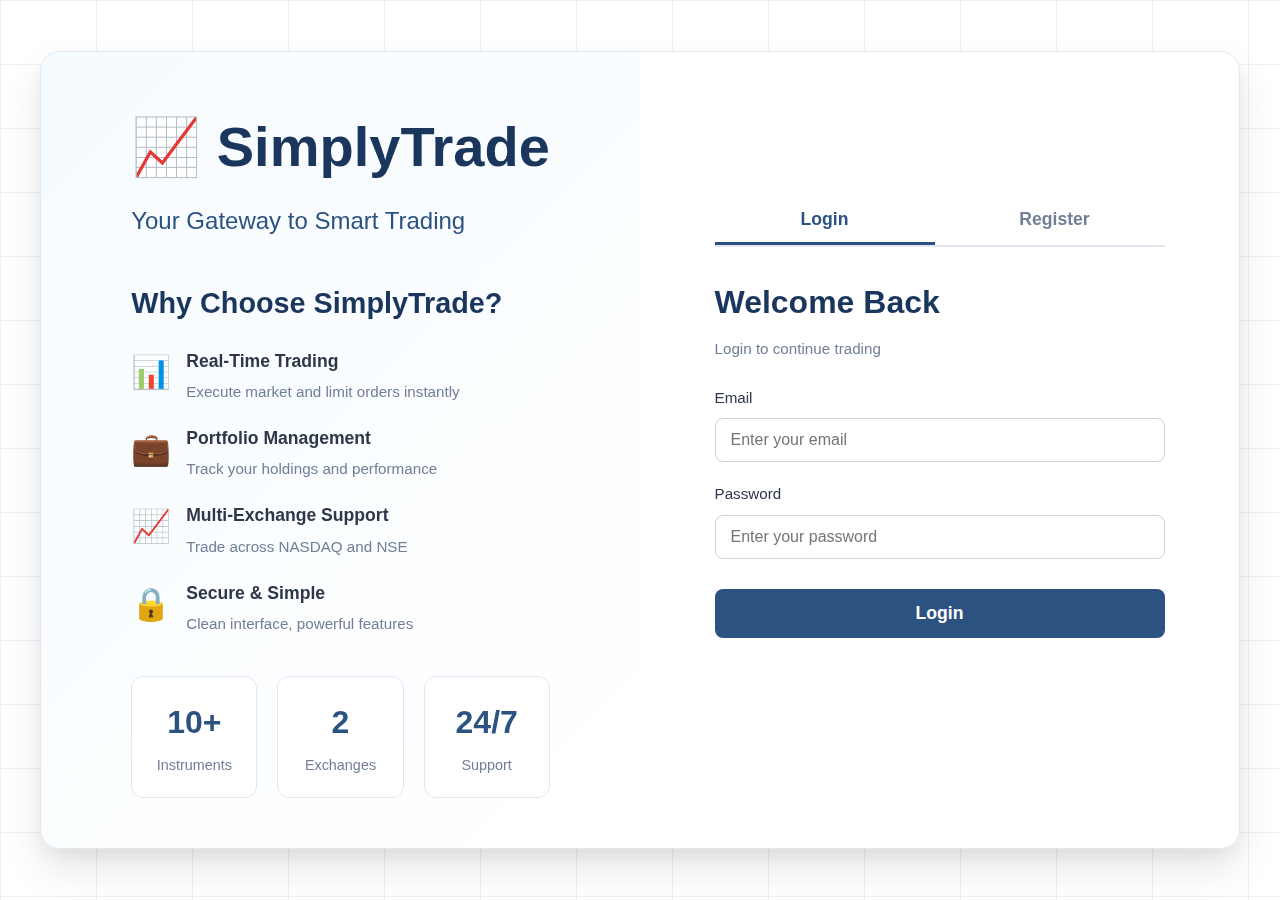
<file: frontend/index.html>
<!DOCTYPE html>
<html lang="en">
<head>
    <meta charset="UTF-8">
    <meta name="viewport" content="width=device-width, initial-scale=1.0">
    <title>SimplyTrade - Trading Dashboard</title>
    <link rel="stylesheet" href="styles.css">
</head>
<body>
    <!-- Grid Background -->
    <div class="absolute inset-0 -z-10 h-full w-full bg-white bg-[linear-gradient(to_right,#f0f0f0_1px,transparent_1px),linear-gradient(to_bottom,#f0f0f0_1px,transparent_1px)] bg-[size:6rem_4rem]">
        <div class="absolute bottom-0 left-0 right-0 top-0 bg-[radial-gradient(circle_800px_at_100%_200px,#e6f2ff,transparent)]"></div>
    </div>
    
    <div class="container">
        <!-- Header -->
        <header>
            <div style="display: flex; justify-content: space-between; align-items: center;">
                <div>
                    <h1>📈 SimplyTrade</h1>
                    <p>Your Simple Trading Platform</p>
                </div>
                <div style="display: flex; flex-direction: column; align-items: flex-end; gap: 8px;">
                    <div class="user-info" onclick="window.location.href='profile.html'" style="cursor: pointer;">
                        <span class="user-icon">👤</span>
                        <span class="user-name" id="user-name">User</span>
                    </div>
                    <button onclick="handleLogout()" class="btn-logout">Logout</button>
                </div>
            </div>
        </header>

        <!-- Main Content -->
        <div class="main-content">
            <!-- Left Column - Instruments -->
            <div class="left-column">
                <section class="card">
                    <h2>Available Instruments</h2>
                    <div class="table-container">
                        <table id="instruments-table">
                            <thead>
                                <tr>
                                    <th>Symbol</th>
                                    <th>Exchange</th>
                                    <th>Type</th>
                                    <th>Last Price</th>
                                    <th>Action</th>
                                </tr>
                            </thead>
                            <tbody id="instruments-body">
                                <tr><td colspan="5" class="loading">Loading instruments...</td></tr>
                            </tbody>
                        </table>
                    </div>
                </section>
            </div>

            <!-- Right Column - Order Form and Portfolio -->
            <div class="right-column">
                <!-- Place Order Section -->
                <section class="card">
                    <h2>Place Order</h2>
                    <form id="order-form">
                        <div class="form-row">
                            <div class="form-group">
                                <label for="symbol">Symbol</label>
                                <input type="text" id="symbol" name="symbol" placeholder="e.g., AAPL" required>
                            </div>
                            <div class="form-group">
                                <label for="order-type">Order Type</label>
                                <select id="order-type" name="order_type" required>
                                    <option value="BUY">BUY</option>
                                    <option value="SELL">SELL</option>
                                </select>
                            </div>
                        </div>
                        
                        <div class="form-row">
                            <div class="form-group">
                                <label for="order-style">Order Style</label>
                                <select id="order-style" name="order_style" required>
                                    <option value="MARKET">MARKET</option>
                                    <option value="LIMIT">LIMIT</option>
                                </select>
                            </div>
                            <div class="form-group">
                                <label for="quantity">Quantity</label>
                                <input type="number" id="quantity" name="quantity" min="1" placeholder="e.g., 10" required>
                            </div>
                        </div>
                        
                        <div class="form-row">
                            <div class="form-group">
                                <label for="price">Price (For LIMIT orders)</label>
                                <input type="number" id="price" name="price" step="0.01" placeholder="e.g., 150.00">
                            </div>
                        </div>
                        
                        <button type="submit" class="btn-primary">Place Order</button>
                    </form>
                    <div id="order-message" class="message"></div>
                </section>

                <!-- Portfolio Section -->
                <section class="card">
                    <h2>Portfolio</h2>
                    <div class="table-container">
                        <table>
                            <thead>
                                <tr>
                                    <th>Symbol</th>
                                    <th>Quantity</th>
                                    <th>Avg Price</th>
                                    <th>Current Value</th>
                                </tr>
                            </thead>
                            <tbody id="portfolio-body">
                                <tr><td colspan="4" class="loading">No holdings yet</td></tr>
                            </tbody>
                        </table>
                    </div>
                </section>
            </div>
        </div>

        <!-- Bottom Section - Orders and Trades -->
        <div class="bottom-section">
            <!-- My Orders -->
            <section class="card">
                <h2>My Orders</h2>
                <div class="table-container">
                    <table>
                        <thead>
                            <tr>
                                <th>Order ID</th>
                                <th>Symbol</th>
                                <th>Type</th>
                                <th>Style</th>
                                <th>Qty</th>
                                <th>Price</th>
                                <th>Status</th>
                                <th>Created</th>
                            </tr>
                        </thead>
                        <tbody id="orders-body">
                            <tr><td colspan="8" class="loading">No orders yet</td></tr>
                        </tbody>
                    </table>
                </div>
            </section>

            <!-- My Trades -->
            <section class="card">
                <h2>My Trades</h2>
                <div class="table-container">
                    <table>
                        <thead>
                            <tr>
                                <th>Trade ID</th>
                                <th>Order ID</th>
                                <th>Symbol</th>
                                <th>Type</th>
                                <th>Qty</th>
                                <th>Price</th>
                                <th>Executed At</th>
                            </tr>
                        </thead>
                        <tbody id="trades-body">
                            <tr><td colspan="7" class="loading">No trades yet</td></tr>
                        </tbody>
                    </table>
                </div>
            </section>
        </div>

        <!-- Footer -->
        <footer>
            <p>SimplyTrade © 2026 | Built with FastAPI & Vanilla JS</p>
        </footer>
    </div>

    <script src="script.js"></script>
</body>
</html>
</file>
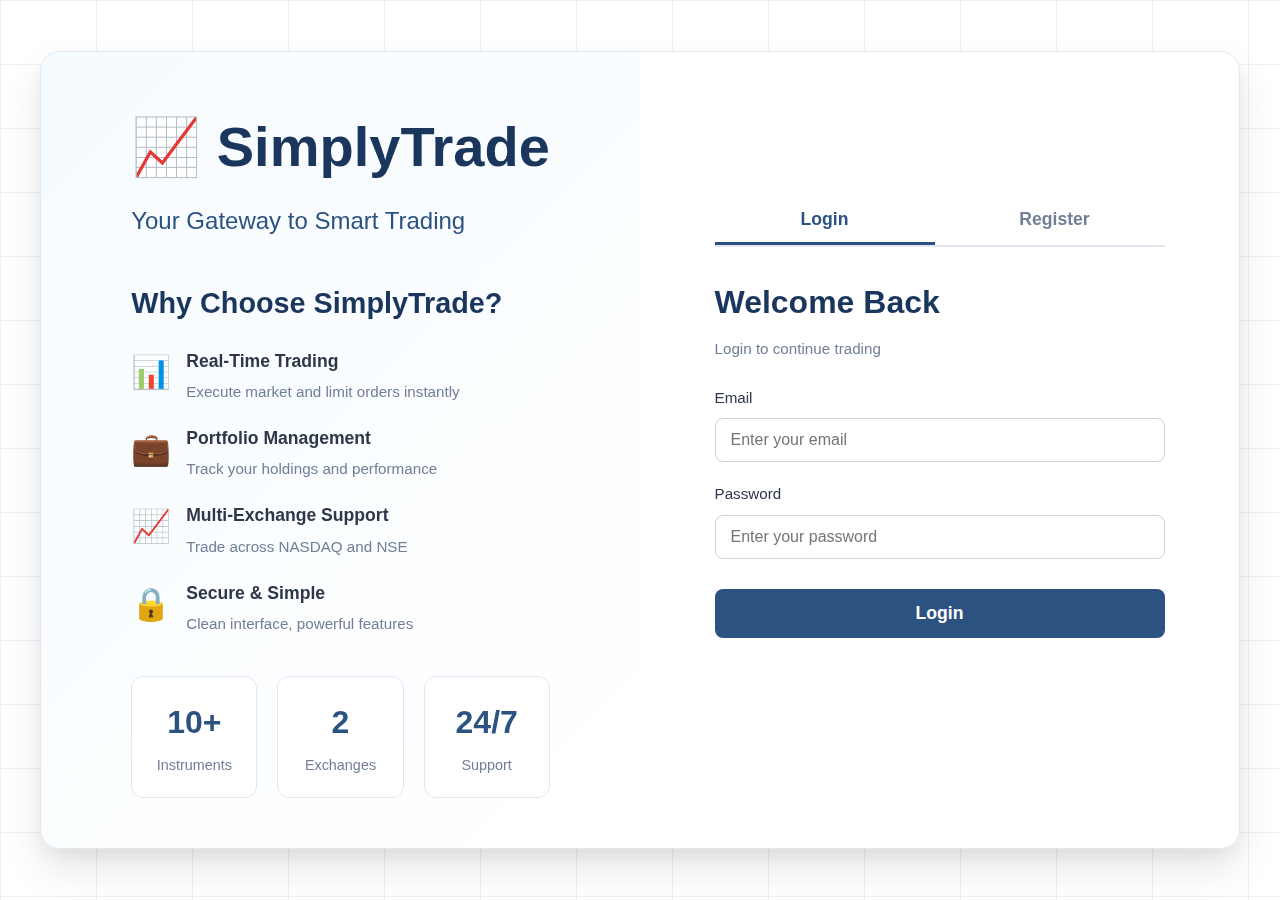
<file: public/index.html>
<!DOCTYPE html>
<html lang="en">
<head>
    <meta charset="UTF-8">
    <meta name="viewport" content="width=device-width, initial-scale=1.0">
    <title>SimplyTrade - Welcome</title>
    <link rel="stylesheet" href="landing-styles.css">
</head>
<body>
    <!-- Grid Background -->
    <div class="absolute inset-0 -z-10 h-full w-full bg-white bg-[linear-gradient(to_right,#f0f0f0_1px,transparent_1px),linear-gradient(to_bottom,#f0f0f0_1px,transparent_1px)] bg-[size:6rem_4rem]">
        <div class="absolute bottom-0 left-0 right-0 top-0 bg-[radial-gradient(circle_800px_at_100%_200px,#e6f2ff,transparent)]"></div>
    </div>
    
    <div class="landing-container">
        <div class="unified-card">
            <!-- Left Side - About/Welcome Message -->
            <div class="left-section">
                <div class="welcome-content">
                    <h1>📈 SimplyTrade</h1>
                    <p class="tagline">Your Gateway to Smart Trading</p>
                    
                    <div class="features">
                        <h2>Why Choose SimplyTrade?</h2>
                        <ul>
                            <li>
                                <span class="feature-icon">📊</span>
                                <div>
                                    <strong>Real-Time Trading</strong>
                                    <p>Execute market and limit orders instantly</p>
                                </div>
                            </li>
                            <li>
                                <span class="feature-icon">💼</span>
                                <div>
                                    <strong>Portfolio Management</strong>
                                    <p>Track your holdings and performance</p>
                                </div>
                            </li>
                            <li>
                                <span class="feature-icon">📈</span>
                                <div>
                                    <strong>Multi-Exchange Support</strong>
                                    <p>Trade across NASDAQ and NSE</p>
                                </div>
                            </li>
                            <li>
                                <span class="feature-icon">🔒</span>
                                <div>
                                    <strong>Secure & Simple</strong>
                                    <p>Clean interface, powerful features</p>
                                </div>
                            </li>
                        </ul>
                    </div>

                    <div class="stats">
                        <div class="stat-item">
                            <h3>10+</h3>
                            <p>Instruments</p>
                        </div>
                        <div class="stat-item">
                            <h3>2</h3>
                            <p>Exchanges</p>
                        </div>
                        <div class="stat-item">
                            <h3>24/7</h3>
                            <p>Support</p>
                        </div>
                    </div>
                </div>
            </div>

            <!-- Right Side - Login/Register Forms -->
            <div class="right-section">
                <div class="auth-container">
                <div class="auth-tabs">
                    <button class="auth-tab active" data-form="login">Login</button>
                    <button class="auth-tab" data-form="register">Register</button>
                </div>

                <!-- Login Form -->
                <div id="login-form" class="auth-form active">
                    <h2>Welcome Back</h2>
                    <p class="form-subtitle">Login to continue trading</p>
                    
                    <form onsubmit="handleLogin(event)">
                        <div class="form-group">
                            <label for="login-email">Email</label>
                            <input type="email" id="login-email" placeholder="Enter your email" required>
                        </div>
                        
                        <div class="form-group">
                            <label for="login-password">Password</label>
                            <input type="password" id="login-password" placeholder="Enter your password" required>
                        </div>
                        
                        <button type="submit" class="btn-primary">Login</button>
                    </form>
                    
                    <div id="login-message" class="message"></div>
                </div>

                <!-- Register Form -->
                <div id="register-form" class="auth-form">
                    <h2>Create Account</h2>
                    <p class="form-subtitle">Start your trading journey</p>
                    
                    <form onsubmit="handleRegister(event)">
                        <div class="form-group">
                            <label for="register-name">Full Name</label>
                            <input type="text" id="register-name" placeholder="Enter your full name" required>
                        </div>
                        
                        <div class="form-group">
                            <label for="register-email">Email</label>
                            <input type="email" id="register-email" placeholder="Enter your email" required>
                        </div>
                        
                        <div class="form-group">
                            <label for="register-password">Password</label>
                            <input type="password" id="register-password" placeholder="Create a password" required>
                        </div>
                        
                        <div class="form-group">
                            <label for="register-confirm">Confirm Password</label>
                            <input type="password" id="register-confirm" placeholder="Confirm your password" required>
                        </div>
                        
                        <button type="submit" class="btn-primary">Create Account</button>
                    </form>
                    
                    <div id="register-message" class="message"></div>
                </div>
            </div>
        </div>
    </div>

    <script src="landing-script.js"></script>
</body>
</html>
</file>
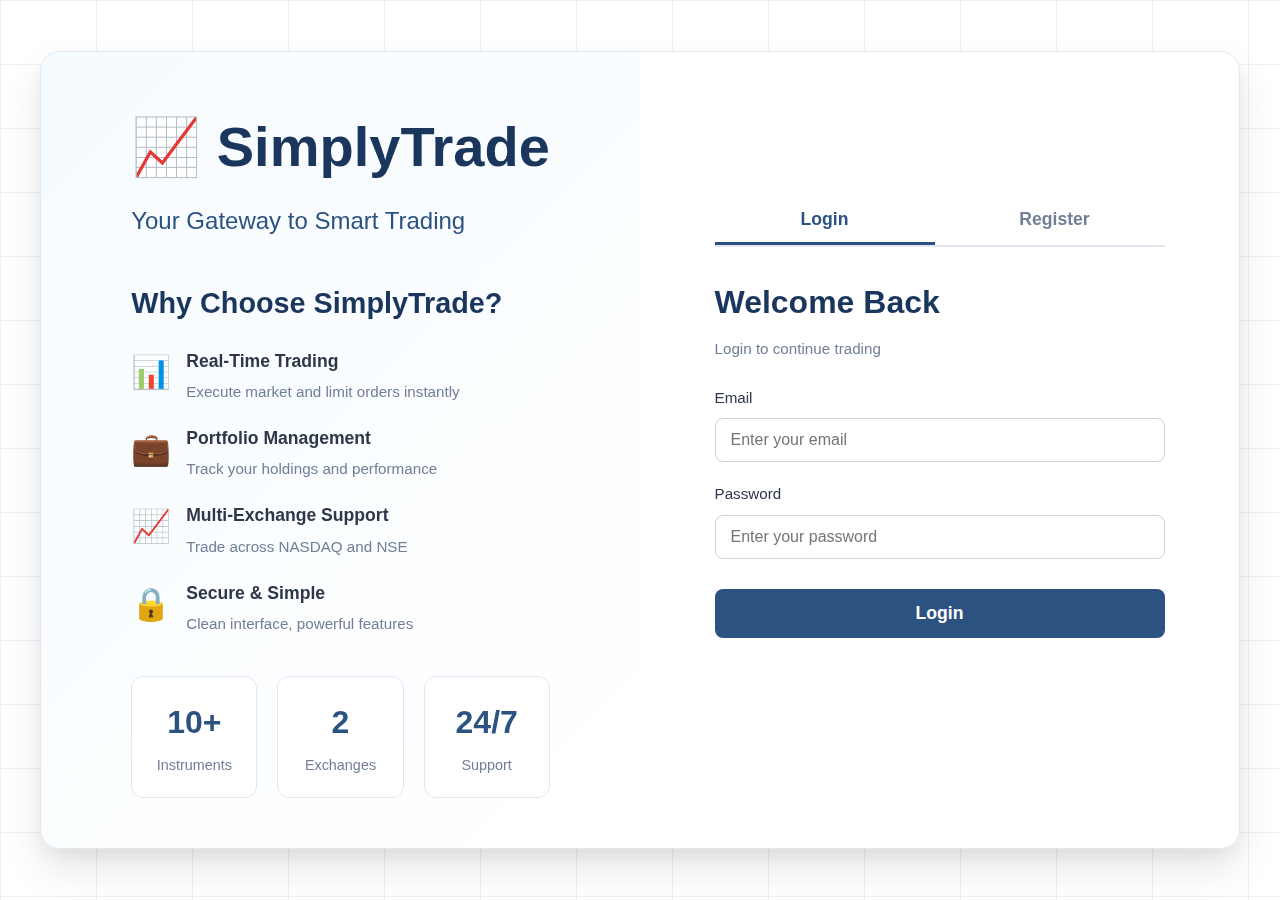
<file: frontend/profile.html>
<!DOCTYPE html>
<html lang="en">
<head>
    <meta charset="UTF-8">
    <meta name="viewport" content="width=device-width, initial-scale=1.0">
    <title>SimplyTrade - My Profile</title>
    <link rel="stylesheet" href="profile-styles.css">
</head>
<body>
    <!-- Grid Background -->
    <div class="absolute inset-0 -z-10 h-full w-full bg-white bg-[linear-gradient(to_right,#f0f0f0_1px,transparent_1px),linear-gradient(to_bottom,#f0f0f0_1px,transparent_1px)] bg-[size:6rem_4rem]">
        <div class="absolute bottom-0 left-0 right-0 top-0 bg-[radial-gradient(circle_800px_at_100%_200px,#e6f2ff,transparent)]"></div>
    </div>
    
    <div class="container">
        <!-- Header -->
        <header>
            <div style="display: flex; justify-content: space-between; align-items: center;">
                <div>
                    <h1>📈 SimplyTrade</h1>
                    <p>Your Simple Trading Platform</p>
                </div>
                <div style="display: flex; gap: 15px; align-items: center;">
                    <button onclick="window.location.href='index.html'" class="btn-back">← Back to Trading</button>
                    <button onclick="handleLogout()" class="btn-logout">Logout</button>
                </div>
            </div>
        </header>

        <!-- Profile Header -->
        <section class="profile-header card">
            <div class="profile-info">
                <div class="profile-avatar">👤</div>
                <div class="profile-details">
                    <h2 id="profile-name">User Name</h2>
                    <p id="profile-email">user@example.com</p>
                </div>
            </div>
        </section>

        <!-- Tabs Section -->
        <section class="card">
            <div class="tabs">
                <button class="tab-btn active" data-tab="portfolio">Portfolio</button>
                <button class="tab-btn" data-tab="orders">My Orders</button>
                <button class="tab-btn" data-tab="trades">My Trades</button>
            </div>

            <!-- Portfolio Tab -->
            <div id="portfolio" class="tab-content active">
                <h3>My Holdings</h3>
                <div class="table-container">
                    <table>
                        <thead>
                            <tr>
                                <th>Symbol</th>
                                <th>Quantity</th>
                                <th>Average Price</th>
                                <th>Current Value</th>
                                <th>P&L</th>
                            </tr>
                        </thead>
                        <tbody id="portfolio-body">
                            <tr><td colspan="5" class="loading">Loading portfolio...</td></tr>
                        </tbody>
                    </table>
                </div>
            </div>

            <!-- Orders Tab -->
            <div id="orders" class="tab-content">
                <h3>Order History</h3>
                <div class="table-container">
                    <table>
                        <thead>
                            <tr>
                                <th>Order ID</th>
                                <th>Symbol</th>
                                <th>Type</th>
                                <th>Style</th>
                                <th>Quantity</th>
                                <th>Price</th>
                                <th>Status</th>
                                <th>Created At</th>
                            </tr>
                        </thead>
                        <tbody id="orders-body">
                            <tr><td colspan="8" class="loading">Loading orders...</td></tr>
                        </tbody>
                    </table>
                </div>
            </div>

            <!-- Trades Tab -->
            <div id="trades" class="tab-content">
                <h3>Executed Trades</h3>
                <div class="table-container">
                    <table>
                        <thead>
                            <tr>
                                <th>Trade ID</th>
                                <th>Order ID</th>
                                <th>Symbol</th>
                                <th>Type</th>
                                <th>Quantity</th>
                                <th>Price</th>
                                <th>Executed At</th>
                            </tr>
                        </thead>
                        <tbody id="trades-body">
                            <tr><td colspan="7" class="loading">Loading trades...</td></tr>
                        </tbody>
                    </table>
                </div>
            </div>
        </section>

        <!-- Footer -->
        <footer>
            <p>SimplyTrade © 2026 | Built with FastAPI & Vanilla JS</p>
        </footer>
    </div>

    <script src="profile-script.js"></script>
</body>
</html>
</file>
<file: frontend/styles.css>
/* Reset and Base Styles */
* {
    margin: 0;
    padding: 0;
    box-sizing: border-box;
}

html {
    overflow-y: scroll;
    scrollbar-width: none; /* Firefox */
    -ms-overflow-style: none; /* IE and Edge */
}

html::-webkit-scrollbar {
    display: none; /* Chrome, Safari, Opera */
}

body {
    font-family: -apple-system, BlinkMacSystemFont, 'Segoe UI', Roboto, Oxygen, Ubuntu, Cantarell, sans-serif;
    color: #2d3748;
    line-height: 1.6;
    position: relative;
    min-height: 100vh;
    overflow-y: scroll;
    scrollbar-width: none; /* Firefox */
    -ms-overflow-style: none; /* IE and Edge */
}

body::-webkit-scrollbar {
    display: none; /* Chrome, Safari, Opera */
}

/* Grid Background - Using Tailwind-like pattern */
.absolute {
    position: fixed;
}

.inset-0 {
    top: 0;
    right: 0;
    bottom: 0;
    left: 0;
}

.-z-10 {
    z-index: -10;
}

.h-full {
    min-height: 100vh;
}

.w-full {
    width: 100%;
}

.bg-white {
    background-color: white;
}

.bg-\[linear-gradient\(to_right\,\#f0f0f0_1px\,transparent_1px\)\,linear-gradient\(to_bottom\,\#f0f0f0_1px\,transparent_1px\)\] {
    background-image: 
        linear-gradient(to right, #f0f0f0 1px, transparent 1px),
        linear-gradient(to bottom, #f0f0f0 1px, transparent 1px);
}

.bg-\[size\:6rem_4rem\] {
    background-size: 6rem 4rem;
}

.bg-\[radial-gradient\(circle_800px_at_100\%_200px\,\#e6f2ff\,transparent\)\] {
    background-image: radial-gradient(circle 800px at 100% 200px, #e6f2ff, transparent);
}

/* Container */
.container {
    width: 100%;
    margin: 0 auto;
    padding: 20px;
    position: relative;
    z-index: 1;
}

/* Header */
header {
    text-align: center;
    margin-bottom: 20px;
    padding: 15px 20px;
    background: rgba(255, 255, 255, 0.95);
    backdrop-filter: blur(10px);
    border-radius: 12px;
    box-shadow: 0 1px 3px rgba(0, 0, 0, 0.12), 0 1px 2px rgba(0, 0, 0, 0.24);
    border: 1px solid #e2e8f0;
}

header h1 {
    font-size: 1.8rem;
    color: #1a365d;
    margin-bottom: 5px;
    font-weight: 700;
}

header p {
    font-size: 0.9rem;
    color: #718096;
}

.btn-logout {
    padding: 8px 20px;
    background: transparent;
    color: #2c5282;
    border: 1px solid #2c5282;
    border-radius: 6px;
    font-size: 0.9rem;
    font-weight: 600;
    cursor: pointer;
    transition: all 0.2s ease;
}

.btn-logout:hover {
    background: #2c5282;
    color: white;
}

.user-info {
    display: flex;
    align-items: center;
    gap: 8px;
    color: #2d3748;
    font-size: 0.95rem;
    transition: all 0.2s ease;
}

.user-info:hover {
    color: #2c5282;
    transform: translateY(-1px);
}

.user-icon {
    font-size: 1.2rem;
}

.user-name {
    font-weight: 600;
    color: #1a365d;
}

/* Main Content */
.main-content {
    display: grid;
    grid-template-columns: 1fr 1fr;
    gap: 25px;
    margin-bottom: 25px;
}

.left-column {
    display: flex;
    flex-direction: column;
}

.left-column .card {
    height: 100%;
    display: flex;
    flex-direction: column;
}

.left-column .table-container {
    flex: 1;
    overflow-y: auto;
}

.right-column {
    display: flex;
    flex-direction: column;
    gap: 25px;
}

/* Portfolio specific height control */
.right-column .card:last-child table {
    display: block;
}

.right-column .card:last-child table thead {
    display: table;
    width: 100%;
    table-layout: fixed;
}

.right-column .card:last-child table tbody {
    display: block;
    height: 100px;
    min-height: 100px;
    max-height: 100px;
    overflow-y: auto;
}

.right-column .card:last-child table tbody tr {
    display: table;
    width: 100%;
    table-layout: fixed;
}

/* Hide scrollbar in portfolio tbody */
.right-column .card:last-child table tbody::-webkit-scrollbar {
    display: none;
}

.right-column .card:last-child table tbody {
    -ms-overflow-style: none;
    scrollbar-width: none;
}

/* Bottom Section */
.bottom-section {
    display: grid;
    grid-template-columns: 1fr 1fr;
    gap: 25px;
}

/* Make bottom section tables scrollable with fixed headers */
.bottom-section table {
    display: block;
}

.bottom-section table thead {
    display: table;
    width: 100%;
    table-layout: fixed;
}

.bottom-section table tbody {
    display: block;
    max-height: 400px;
    overflow-y: auto;
}

.bottom-section table tbody tr {
    display: table;
    width: 100%;
    table-layout: fixed;
}

/* Hide scrollbar in bottom section tables */
.bottom-section table tbody::-webkit-scrollbar {
    display: none;
}

.bottom-section table tbody {
    -ms-overflow-style: none;
    scrollbar-width: none;
}

/* Card */
.card {
    background: rgba(255, 255, 255, 0.98);
    backdrop-filter: blur(10px);
    padding: 25px;
    border-radius: 12px;
    box-shadow: 0 1px 3px rgba(0, 0, 0, 0.12), 0 1px 2px rgba(0, 0, 0, 0.24);
    border: 1px solid #e2e8f0;
}

.card h2 {
    color: #1a365d;
    margin-bottom: 20px;
    font-size: 1.5rem;
    border-bottom: 2px solid #2c5282;
    padding-bottom: 10px;
    font-weight: 600;
}

.card h3 {
    color: #2d3748;
    margin-bottom: 15px;
    font-size: 1.2rem;
    font-weight: 600;
}

/* Tables */
.table-container {
    overflow-x: auto;
}

table {
    width: 100%;
    border-collapse: collapse;
    background: white;
    border-radius: 8px;
    overflow: hidden;
}

thead {
    background: #2c5282;
    color: white;
}

th {
    padding: 12px 15px;
    text-align: left;
    font-weight: 600;
    font-size: 0.9rem;
    text-transform: uppercase;
    letter-spacing: 0.5px;
}

td {
    padding: 12px 15px;
    border-bottom: 1px solid #e2e8f0;
}

tbody tr:hover {
    background-color: #f8f9fa;
}

tbody tr:last-child td {
    border-bottom: none;
}

.loading {
    text-align: center;
    color: #a0aec0;
    font-style: italic;
}

/* Form Styles */
form {
    display: flex;
    flex-direction: column;
    gap: 15px;
}

.form-row {
    display: grid;
    grid-template-columns: repeat(auto-fit, minmax(200px, 1fr));
    gap: 15px;
}

.form-group {
    display: flex;
    flex-direction: column;
}

label {
    margin-bottom: 5px;
    font-weight: 500;
    color: #2d3748;
    font-size: 0.9rem;
}

input, select {
    padding: 10px 12px;
    border: 1px solid #cbd5e0;
    border-radius: 6px;
    font-size: 1rem;
    transition: all 0.3s ease;
    background: white;
}

input:focus, select:focus {
    outline: none;
    border-color: #3182ce;
    box-shadow: 0 0 0 3px rgba(49, 130, 206, 0.1);
}

/* Buttons */
.btn-primary {
    padding: 12px 24px;
    background: #2c5282;
    color: white;
    border: none;
    border-radius: 6px;
    font-size: 1rem;
    font-weight: 600;
    cursor: pointer;
    transition: all 0.2s ease;
}

.btn-primary:hover {
    background: #2b6cb0;
    box-shadow: 0 4px 12px rgba(44, 82, 130, 0.3);
}

.btn-primary:active {
    background: #1a365d;
}

.btn-small {
    padding: 6px 12px;
    background: #3182ce;
    color: white;
    border: none;
    border-radius: 4px;
    font-size: 0.85rem;
    cursor: pointer;
    transition: all 0.2s ease;
    margin-right: 5px;
}

.btn-small:hover {
    background: #2c5282;
    box-shadow: 0 2px 8px rgba(49, 130, 206, 0.3);
}

.btn-small.btn-sell {
    background: #e53e3e;
}

.btn-small.btn-sell:hover {
    background: #c53030;
    box-shadow: 0 2px 8px rgba(229, 62, 62, 0.3);
}

/* Tabs */
.tabs {
    display: none;
}

.tab-btn {
    display: none;
}

.tab-content {
    display: block;
}

/* Messages */
.message {
    margin-top: 15px;
    padding: 12px;
    border-radius: 6px;
    font-size: 0.9rem;
    min-height: 45px;
    display: flex;
    align-items: center;
    opacity: 0;
    transition: opacity 0.3s ease;
}

.message.success {
    opacity: 1;
    background-color: #c6f6d5;
    color: #22543d;
    border: 1px solid #9ae6b4;
}

.message.error {
    opacity: 1;
    background-color: #fed7d7;
    color: #742a2a;
    border: 1px solid #fc8181;
}

/* Status Badges */
.status {
    display: inline-block;
    padding: 4px 8px;
    border-radius: 4px;
    font-size: 0.75rem;
    font-weight: 600;
    text-transform: uppercase;
}

.status-new {
    background-color: #bee3f8;
    color: #2c5282;
}

.status-placed {
    background-color: #feebc8;
    color: #7c2d12;
}

.status-executed {
    background-color: #c6f6d5;
    color: #22543d;
}

.status-cancelled {
    background-color: #fed7d7;
    color: #742a2a;
}

/* Order Type Badges */
.order-buy {
    color: #38a169;
    font-weight: 600;
}

.order-sell {
    color: #e53e3e;
    font-weight: 600;
}

/* Footer */
footer {
    text-align: center;
    margin-top: 40px;
    padding: 20px;
    color: #718096;
    font-size: 0.9rem;
    background: rgba(255, 255, 255, 0.95);
    backdrop-filter: blur(10px);
    border-radius: 12px;
    border: 1px solid #e2e8f0;
}

/* Responsive Design */
@media (max-width: 768px) {
    header h1 {
        font-size: 2rem;
    }

    .main-content {
        grid-template-columns: 1fr;
    }

    .bottom-section {
        grid-template-columns: 1fr;
    }

    .form-row {
        grid-template-columns: 1fr;
    }

    .tabs {
        flex-wrap: wrap;
    }

    table {
        font-size: 0.85rem;
    }

    th, td {
        padding: 8px 10px;
    }
}
</file>
<file: public/landing-styles.css>
/* Reset and Base Styles */
* {
    margin: 0;
    padding: 0;
    box-sizing: border-box;
}

html {
    overflow-y: scroll;
    scrollbar-width: none;
    -ms-overflow-style: none;
}

html::-webkit-scrollbar {
    display: none;
}

body {
    font-family: -apple-system, BlinkMacSystemFont, 'Segoe UI', Roboto, Oxygen, Ubuntu, Cantarell, sans-serif;
    color: #2d3748;
    line-height: 1.6;
    position: relative;
    min-height: 100vh;
    overflow-y: scroll;
    scrollbar-width: none;
    -ms-overflow-style: none;
}

body::-webkit-scrollbar {
    display: none;
}

/* Grid Background */
.absolute {
    position: fixed;
}

.inset-0 {
    top: 0;
    right: 0;
    bottom: 0;
    left: 0;
}

.-z-10 {
    z-index: -10;
}

.h-full {
    min-height: 100vh;
}

.w-full {
    width: 100%;
}

.bg-white {
    background-color: white;
}

.bg-\[linear-gradient\(to_right\,\#f0f0f0_1px\,transparent_1px\)\,linear-gradient\(to_bottom\,\#f0f0f0_1px\,transparent_1px\)\] {
    background-image: 
        linear-gradient(to right, #f0f0f0 1px, transparent 1px),
        linear-gradient(to bottom, #f0f0f0 1px, transparent 1px);
}

.bg-\[size\:6rem_4rem\] {
    background-size: 6rem 4rem;
}

.bg-\[radial-gradient\(circle_800px_at_100\%_200px\,\#e6f2ff\,transparent\)\] {
    background-image: radial-gradient(circle 800px at 100% 200px, #e6f2ff, transparent);
}

/* Landing Container */
.landing-container {
    display: flex;
    align-items: center;
    justify-content: center;
    min-height: 100vh;
    padding: 40px;
    position: relative;
    z-index: 1;
}

.unified-card {
    display: grid;
    grid-template-columns: 1fr 1fr;
    background: rgba(255, 255, 255, 0.95);
    backdrop-filter: blur(10px);
    border-radius: 20px;
    box-shadow: 0 20px 40px rgba(0, 0, 0, 0.1), 0 8px 16px rgba(0, 0, 0, 0.05);
    border: 1px solid #e2e8f0;
    overflow: hidden;
    max-width: 1400px;
    width: 100%;
}

/* Left Section - Welcome Message */
.left-section {
    display: flex;
    align-items: center;
    justify-content: center;
    padding: 50px;
    background: linear-gradient(135deg, rgba(225, 242, 255, 0.3) 0%, rgba(255, 255, 255, 0) 100%);
}

.welcome-card {
    background: rgba(255, 255, 255, 0.95);
    backdrop-filter: blur(10px);
    border-radius: 16px;
    box-shadow: 0 10px 25px rgba(0, 0, 0, 0.1), 0 4px 8px rgba(0, 0, 0, 0.05);
    border: 1px solid #e2e8f0;
    padding: 40px;
}

.welcome-content {
    max-width: 600px;
}

.welcome-content h1 {
    font-size: 3.5rem;
    color: #1a365d;
    margin-bottom: 10px;
    font-weight: 700;
}

.tagline {
    font-size: 1.5rem;
    color: #2c5282;
    margin-bottom: 40px;
    font-weight: 500;
}

.features {
    margin-bottom: 40px;
}

.features h2 {
    font-size: 1.8rem;
    color: #1a365d;
    margin-bottom: 20px;
}

.features ul {
    list-style: none;
}

.features li {
    display: flex;
    gap: 15px;
    margin-bottom: 20px;
    align-items: flex-start;
}

.feature-icon {
    font-size: 2rem;
    flex-shrink: 0;
}

.features li strong {
    display: block;
    color: #2d3748;
    font-size: 1.1rem;
    margin-bottom: 5px;
}

.features li p {
    color: #718096;
    font-size: 0.95rem;
}

/* Stats */
.stats {
    display: grid;
    grid-template-columns: repeat(3, 1fr);
    gap: 20px;
    margin-top: 40px;
}

.stat-item {
    text-align: center;
    padding: 20px;
    background: rgba(255, 255, 255, 0.9);
    border-radius: 12px;
    border: 1px solid #e2e8f0;
}

.stat-item h3 {
    font-size: 2rem;
    color: #2c5282;
    margin-bottom: 5px;
}

.stat-item p {
    color: #718096;
    font-size: 0.9rem;
}

/* Right Section - Auth Forms */
.right-section {
    display: flex;
    align-items: center;
    justify-content: center;
    padding: 50px;
    background: rgba(255, 255, 255, 0.3);
}

.auth-container {
    width: 100%;
    max-width: 450px;
}

/* Auth Tabs */
.auth-tabs {
    display: flex;
    gap: 10px;
    margin-bottom: 30px;
    border-bottom: 2px solid #e2e8f0;
}

.auth-tab {
    flex: 1;
    padding: 12px 20px;
    background: transparent;
    border: none;
    border-bottom: 3px solid transparent;
    font-size: 1.1rem;
    font-weight: 600;
    color: #718096;
    cursor: pointer;
    transition: all 0.3s ease;
}

.auth-tab:hover {
    color: #2c5282;
}

.auth-tab.active {
    color: #2c5282;
    border-bottom-color: #2c5282;
}

/* Auth Forms */
.auth-form {
    display: none;
}

.auth-form.active {
    display: block;
}

.auth-form h2 {
    font-size: 2rem;
    color: #1a365d;
    margin-bottom: 8px;
}

.form-subtitle {
    color: #718096;
    margin-bottom: 25px;
    font-size: 0.95rem;
}

.form-group {
    margin-bottom: 20px;
}

.form-group label {
    display: block;
    margin-bottom: 8px;
    font-weight: 500;
    color: #2d3748;
    font-size: 0.95rem;
}

.form-group input {
    width: 100%;
    padding: 12px 15px;
    border: 1px solid #cbd5e0;
    border-radius: 8px;
    font-size: 1rem;
    transition: all 0.3s ease;
    background: white;
}

.form-group input:focus {
    outline: none;
    border-color: #3182ce;
    box-shadow: 0 0 0 3px rgba(49, 130, 206, 0.1);
}

/* Button */
.btn-primary {
    width: 100%;
    padding: 14px 24px;
    background: #2c5282;
    color: white;
    border: none;
    border-radius: 8px;
    font-size: 1.1rem;
    font-weight: 600;
    cursor: pointer;
    transition: all 0.2s ease;
    margin-top: 10px;
}

.btn-primary:hover {
    background: #2b6cb0;
    box-shadow: 0 4px 12px rgba(44, 82, 130, 0.3);
}

.btn-primary:active {
    background: #1a365d;
}

/* Messages */
.message {
    margin-top: 20px;
    padding: 12px;
    border-radius: 6px;
    font-size: 0.9rem;
    min-height: 45px;
    display: flex;
    align-items: center;
    opacity: 0;
    transition: opacity 0.3s ease;
}

.message.success {
    opacity: 1;
    background-color: #c6f6d5;
    color: #22543d;
    border: 1px solid #9ae6b4;
}

.message.error {
    opacity: 1;
    background-color: #fed7d7;
    color: #742a2a;
    border: 1px solid #fc8181;
}

/* Responsive Design */
@media (max-width: 1024px) {
    .landing-container {
        grid-template-columns: 1fr;
    }

    .left-section {
        padding: 40px 20px;
    }

    .right-section {
        background: rgba(255, 255, 255, 0.8);
    }

    .welcome-content h1 {
        font-size: 2.5rem;
    }

    .tagline {
        font-size: 1.2rem;
    }

    .stats {
        grid-template-columns: repeat(3, 1fr);
    }
}

@media (max-width: 768px) {
    .welcome-content h1 {
        font-size: 2rem;
    }

    .features h2 {
        font-size: 1.5rem;
    }

    .stats {
        grid-template-columns: 1fr;
    }

    .auth-container {
        padding: 30px 20px;
    }
}
</file>
<file: frontend/profile-styles.css>
/* Import base styles from main styles */
/* Reset and Base Styles */
* {
    margin: 0;
    padding: 0;
    box-sizing: border-box;
}

html {
    overflow-y: scroll;
    scrollbar-width: none;
    -ms-overflow-style: none;
}

html::-webkit-scrollbar {
    display: none;
}

body {
    font-family: -apple-system, BlinkMacSystemFont, 'Segoe UI', Roboto, Oxygen, Ubuntu, Cantarell, sans-serif;
    color: #2d3748;
    line-height: 1.6;
    position: relative;
    min-height: 100vh;
    overflow-y: scroll;
    scrollbar-width: none;
    -ms-overflow-style: none;
}

body::-webkit-scrollbar {
    display: none;
}

/* Grid Background */
.absolute {
    position: fixed;
}

.inset-0 {
    top: 0;
    right: 0;
    bottom: 0;
    left: 0;
}

.-z-10 {
    z-index: -10;
}

.h-full {
    min-height: 100vh;
}

.w-full {
    width: 100%;
}

.bg-white {
    background-color: white;
}

.bg-\[linear-gradient\(to_right\,\#f0f0f0_1px\,transparent_1px\)\,linear-gradient\(to_bottom\,\#f0f0f0_1px\,transparent_1px\)\] {
    background-image: 
        linear-gradient(to right, #f0f0f0 1px, transparent 1px),
        linear-gradient(to bottom, #f0f0f0 1px, transparent 1px);
}

.bg-\[size\:6rem_4rem\] {
    background-size: 6rem 4rem;
}

.bg-\[radial-gradient\(circle_800px_at_100\%_200px\,\#e6f2ff\,transparent\)\] {
    background-image: radial-gradient(circle 800px at 100% 200px, #e6f2ff, transparent);
}

/* Container */
.container {
    width: 100%;
    margin: 0 auto;
    padding: 20px;
    position: relative;
    z-index: 1;
}

/* Header */
header {
    text-align: center;
    margin-bottom: 20px;
    padding: 15px 20px;
    background: rgba(255, 255, 255, 0.95);
    backdrop-filter: blur(10px);
    border-radius: 12px;
    box-shadow: 0 1px 3px rgba(0, 0, 0, 0.12), 0 1px 2px rgba(0, 0, 0, 0.24);
    border: 1px solid #e2e8f0;
}

header h1 {
    font-size: 1.8rem;
    color: #1a365d;
    margin-bottom: 5px;
    font-weight: 700;
}

header p {
    font-size: 0.9rem;
    color: #718096;
}

.btn-logout, .btn-back {
    padding: 8px 20px;
    background: transparent;
    color: #2c5282;
    border: 1px solid #2c5282;
    border-radius: 6px;
    font-size: 0.9rem;
    font-weight: 600;
    cursor: pointer;
    transition: all 0.2s ease;
}

.btn-logout:hover, .btn-back:hover {
    background: #2c5282;
    color: white;
}

/* Profile Header */
.profile-header {
    margin-bottom: 25px;
}

.profile-info {
    display: flex;
    align-items: center;
    gap: 20px;
}

.profile-avatar {
    width: 80px;
    height: 80px;
    background: rgba(44, 82, 130, 0.1);
    border: 2px solid #2c5282;
    border-radius: 50%;
    display: flex;
    align-items: center;
    justify-content: center;
    font-size: 2.5rem;
    color: #2c5282;
}

.profile-details h2 {
    font-size: 1.8rem;
    color: #1a365d;
    margin-bottom: 5px;
}

.profile-details p {
    color: #718096;
    font-size: 1rem;
}

/* Card */
.card {
    background: rgba(255, 255, 255, 0.98);
    backdrop-filter: blur(10px);
    padding: 25px;
    border-radius: 12px;
    box-shadow: 0 1px 3px rgba(0, 0, 0, 0.12), 0 1px 2px rgba(0, 0, 0, 0.24);
    border: 1px solid #e2e8f0;
}

.card h3 {
    color: #2d3748;
    margin-bottom: 20px;
    font-size: 1.3rem;
    font-weight: 600;
}

/* Tabs */
.tabs {
    display: flex;
    gap: 10px;
    margin-bottom: 20px;
    border-bottom: 2px solid #e2e8f0;
}

.tab-btn {
    padding: 10px 20px;
    background: transparent;
    border: none;
    border-bottom: 3px solid transparent;
    font-size: 1rem;
    font-weight: 500;
    color: #718096;
    cursor: pointer;
    transition: all 0.3s ease;
}

.tab-btn:hover {
    color: #2c5282;
}

.tab-btn.active {
    color: #2c5282;
    border-bottom-color: #2c5282;
}

.tab-content {
    display: none;
}

.tab-content.active {
    display: block;
}

/* Tables */
.table-container {
    overflow-x: auto;
}

table {
    width: 100%;
    border-collapse: collapse;
    background: white;
    border-radius: 8px;
    overflow: hidden;
}

thead {
    background: #2c5282;
    color: white;
}

th {
    padding: 12px 15px;
    text-align: left;
    font-weight: 600;
    font-size: 0.9rem;
    text-transform: uppercase;
    letter-spacing: 0.5px;
}

td {
    padding: 12px 15px;
    border-bottom: 1px solid #e2e8f0;
}

tbody tr:hover {
    background-color: #f8f9fa;
}

tbody tr:last-child td {
    border-bottom: none;
}

.loading {
    text-align: center;
    color: #a0aec0;
    font-style: italic;
}

/* Status Badges */
.status {
    display: inline-block;
    padding: 4px 8px;
    border-radius: 4px;
    font-size: 0.75rem;
    font-weight: 600;
    text-transform: uppercase;
}

.status-new {
    background-color: #bee3f8;
    color: #2c5282;
}

.status-placed {
    background-color: #feebc8;
    color: #7c2d12;
}

.status-executed {
    background-color: #c6f6d5;
    color: #22543d;
}

.status-cancelled {
    background-color: #fed7d7;
    color: #742a2a;
}

/* Order Type Badges */
.order-buy {
    color: #38a169;
    font-weight: 600;
}

.order-sell {
    color: #e53e3e;
    font-weight: 600;
}

.profit {
    color: #38a169;
    font-weight: 600;
}

.loss {
    color: #e53e3e;
    font-weight: 600;
}

/* Footer */
footer {
    text-align: center;
    margin-top: 40px;
    padding: 20px;
    color: #718096;
    font-size: 0.9rem;
    background: rgba(255, 255, 255, 0.95);
    backdrop-filter: blur(10px);
    border-radius: 12px;
    border: 1px solid #e2e8f0;
}

/* Responsive Design */
@media (max-width: 768px) {
    header h1 {
        font-size: 1.5rem;
    }

    .profile-avatar {
        width: 60px;
        height: 60px;
        font-size: 2rem;
    }

    .profile-details h2 {
        font-size: 1.4rem;
    }

    .tabs {
        flex-wrap: wrap;
    }

    table {
        font-size: 0.85rem;
    }

    th, td {
        padding: 8px 10px;
    }
}
</file>
